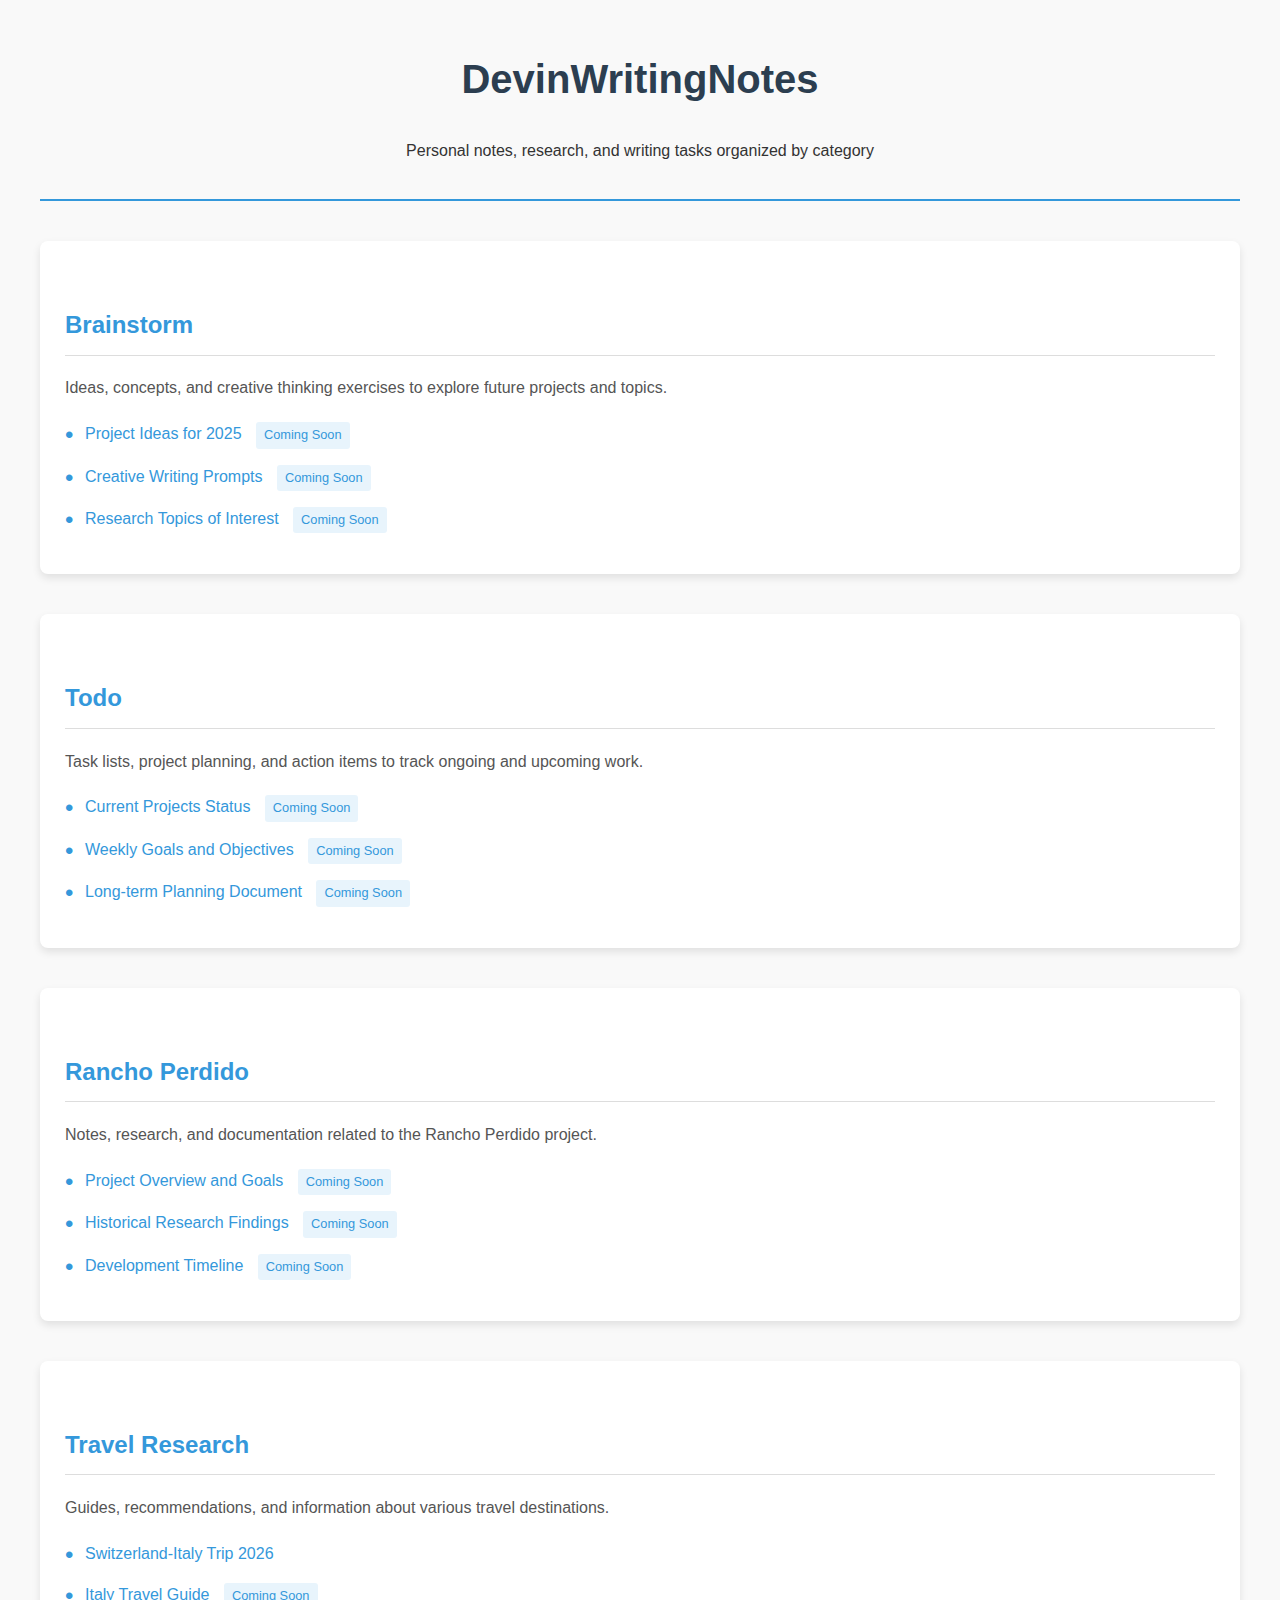
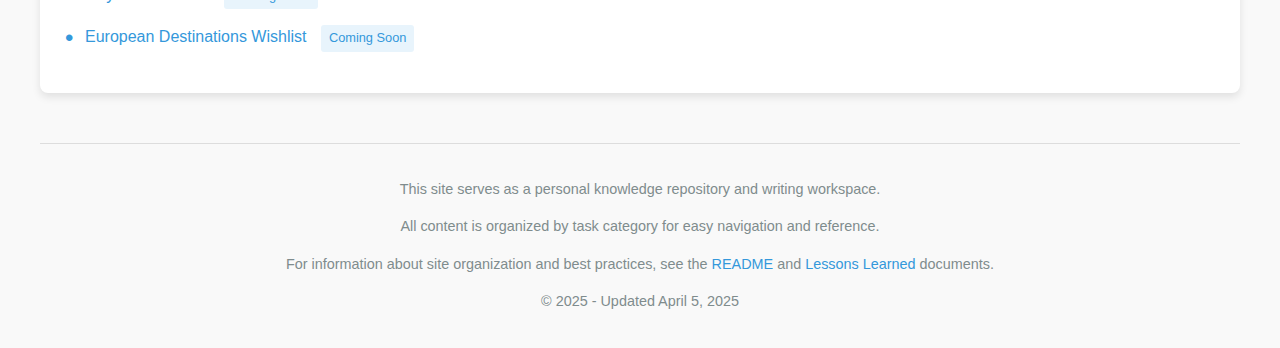
<file: index.html>
<!DOCTYPE html>
<html lang="en">
<head>
    <meta charset="UTF-8">
    <meta name="viewport" content="width=device-width, initial-scale=1.0">
    <meta http-equiv="Cache-Control" content="no-cache, no-store, must-revalidate">
    <meta http-equiv="Pragma" content="no-cache">
    <meta http-equiv="Expires" content="0">
    <title>DevinWritingNotes - Personal Notes and Research</title>
    <style>
        body {
            font-family: 'Helvetica Neue', Arial, sans-serif;
            line-height: 1.6;
            color: #333;
            max-width: 1200px;
            margin: 0 auto;
            padding: 20px;
            background-color: #f9f9f9;
        }
        header {
            text-align: center;
            margin-bottom: 40px;
            border-bottom: 2px solid #3498db;
            padding-bottom: 20px;
        }
        h1 {
            color: #2c3e50;
            font-size: 2.5em;
        }
        h2 {
            color: #3498db;
            margin-top: 40px;
            border-bottom: 1px solid #ddd;
            padding-bottom: 10px;
        }
        .category {
            background-color: white;
            border-radius: 8px;
            box-shadow: 0 4px 8px rgba(0,0,0,0.1);
            margin-bottom: 40px;
            padding: 25px;
        }
        .category-description {
            margin-bottom: 20px;
            color: #555;
        }
        ul {
            list-style-type: none;
            padding-left: 0;
        }
        li {
            margin-bottom: 15px;
            padding-left: 20px;
            position: relative;
        }
        li:before {
            content: "•";
            color: #3498db;
            font-size: 1.5em;
            position: absolute;
            left: 0;
            top: -5px;
        }
        a {
            color: #3498db;
            text-decoration: none;
            transition: color 0.3s;
        }
        a:hover {
            color: #2980b9;
            text-decoration: underline;
        }
        footer {
            text-align: center;
            margin-top: 50px;
            padding-top: 20px;
            border-top: 1px solid #ddd;
            color: #7f8c8d;
            font-size: 0.9em;
        }
        .tag {
            display: inline-block;
            background-color: #e8f4fc;
            color: #3498db;
            padding: 3px 8px;
            border-radius: 3px;
            font-size: 0.8em;
            margin-left: 10px;
        }
    </style>
</head>
<body>
    <header>
        <h1>DevinWritingNotes</h1>
        <p>Personal notes, research, and writing tasks organized by category</p>
    </header>

    <main>
        <div class="category">
            <h2>Brainstorm</h2>
            <p class="category-description">Ideas, concepts, and creative thinking exercises to explore future projects and topics.</p>
            <ul>
                <li><a href="#">Project Ideas for 2025</a> <span class="tag">Coming Soon</span></li>
                <li><a href="#">Creative Writing Prompts</a> <span class="tag">Coming Soon</span></li>
                <li><a href="#">Research Topics of Interest</a> <span class="tag">Coming Soon</span></li>
            </ul>
        </div>

        <div class="category">
            <h2>Todo</h2>
            <p class="category-description">Task lists, project planning, and action items to track ongoing and upcoming work.</p>
            <ul>
                <li><a href="#">Current Projects Status</a> <span class="tag">Coming Soon</span></li>
                <li><a href="#">Weekly Goals and Objectives</a> <span class="tag">Coming Soon</span></li>
                <li><a href="#">Long-term Planning Document</a> <span class="tag">Coming Soon</span></li>
            </ul>
        </div>

        <div class="category">
            <h2>Rancho Perdido</h2>
            <p class="category-description">Notes, research, and documentation related to the Rancho Perdido project.</p>
            <ul>
                <li><a href="#">Project Overview and Goals</a> <span class="tag">Coming Soon</span></li>
                <li><a href="#">Historical Research Findings</a> <span class="tag">Coming Soon</span></li>
                <li><a href="#">Development Timeline</a> <span class="tag">Coming Soon</span></li>
            </ul>
        </div>

        <div class="category">
            <h2>Travel Research</h2>
            <p class="category-description">Guides, recommendations, and information about various travel destinations.</p>
            <ul>
                <li><a href="Switzerland-Italy-2026/index.html">Switzerland-Italy Trip 2026</a></li>
                <li><a href="#">Italy Travel Guide</a> <span class="tag">Coming Soon</span></li>
                <li><a href="#">European Destinations Wishlist</a> <span class="tag">Coming Soon</span></li>
            </ul>
        </div>
    </main>

    <footer>
        <p>This site serves as a personal knowledge repository and writing workspace.</p>
        <p>All content is organized by task category for easy navigation and reference.</p>
        <p>For information about site organization and best practices, see the <a href="https://github.com/hollistercole/DevinWritingNotes/blob/gh-pages/README.md">README</a> and <a href="https://github.com/hollistercole/DevinWritingNotes/blob/gh-pages/LessonsLearned.md">Lessons Learned</a> documents.</p>
        <p>&copy; 2025 - Updated April 5, 2025</p>
    </footer>
</body>
</html>
</file>
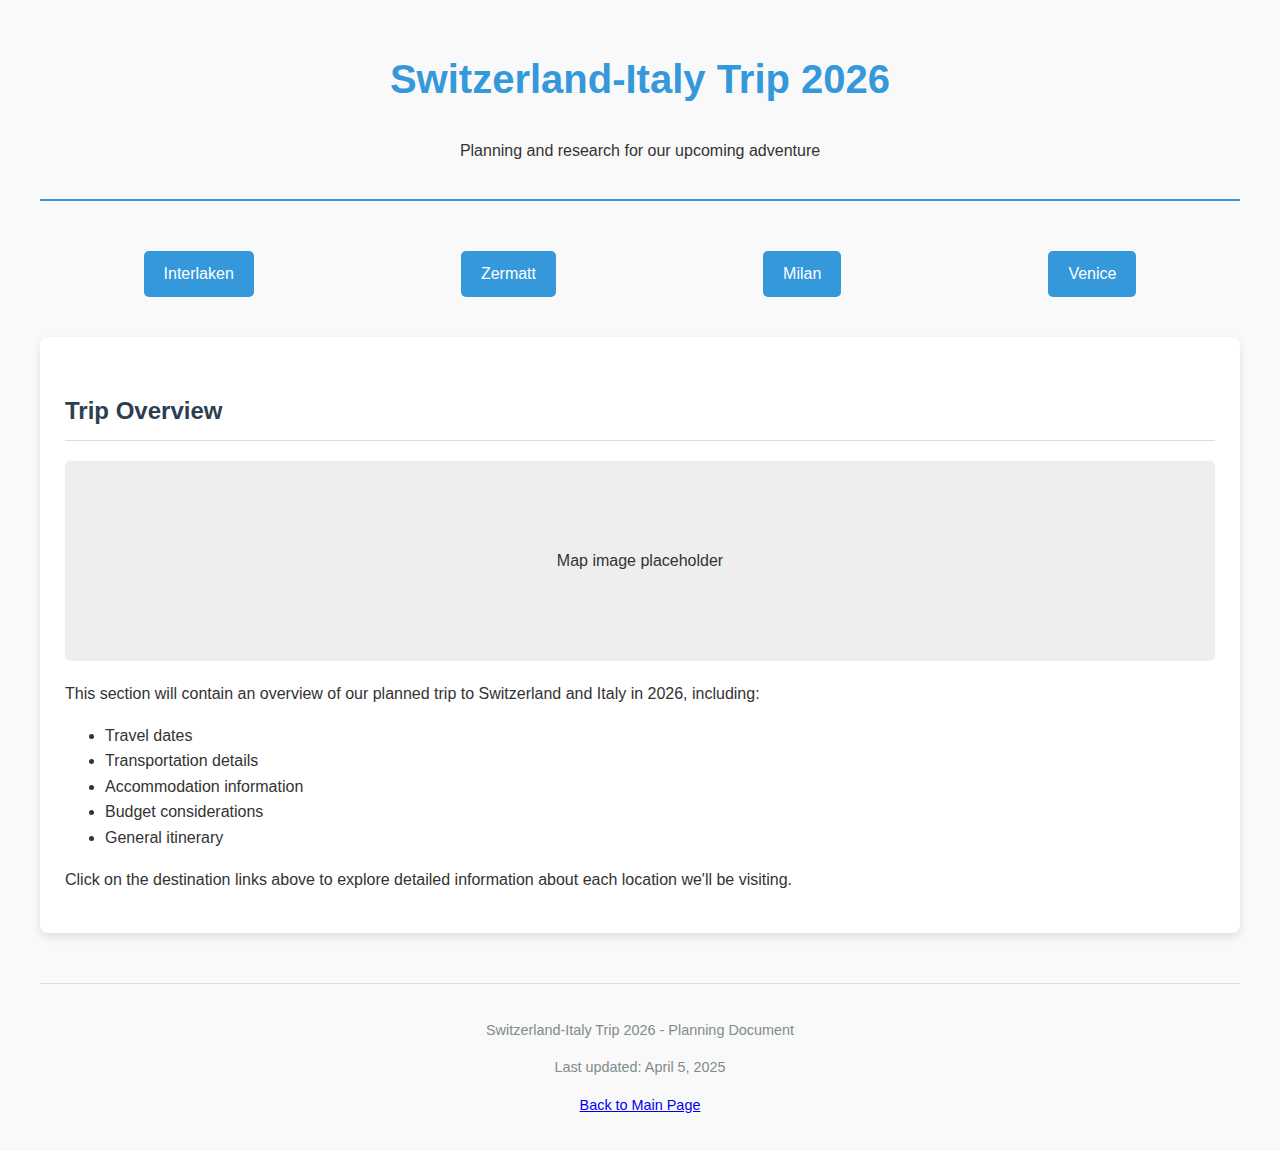
<file: Switzerland-Italy-2026/index.html>
<!DOCTYPE html>
<html lang="en">
<head>
    <meta charset="UTF-8">
    <meta name="viewport" content="width=device-width, initial-scale=1.0">
    <meta http-equiv="Cache-Control" content="no-cache, no-store, must-revalidate">
    <meta http-equiv="Pragma" content="no-cache">
    <meta http-equiv="Expires" content="0">
    <title>Switzerland-Italy Trip 2026</title>
    <link rel="stylesheet" href="css/style.css">
    <style>
        /* Page-specific styles */
        .destination {
            background-color: white;
            border-radius: 8px;
            box-shadow: 0 4px 8px rgba(0,0,0,0.1);
            margin-bottom: 40px;
            padding: 25px;
            overflow: hidden;
        }
        .destination-image {
            width: 100%;
            height: 200px;
            background-color: #eee;
            display: flex;
            align-items: center;
            justify-content: center;
            margin-bottom: 20px;
            border-radius: 5px;
        }
        /* Override for main page navigation */
        .nav-links {
            display: flex;
            flex-wrap: wrap;
            justify-content: space-around;
            margin: 30px 0;
        }
        .nav-links a {
            display: inline-block;
            width: auto;
            padding: 10px 20px;
            margin: 10px;
        }
    </style>
</head>
<body>
    <header>
        <h1>Switzerland-Italy Trip 2026</h1>
        <p>Planning and research for our upcoming adventure</p>
    </header>

    <main>
        <div class="nav-links">
            <a href="Interlaken/index.html">Interlaken</a>
            <a href="Zermatt/index.html">Zermatt</a>
            <a href="Milan/index.html">Milan</a>
            <a href="Venice/index.html">Venice</a>
        </div>

        <div class="destination">
            <h2>Trip Overview</h2>
            <div class="destination-image">
                <p>Map image placeholder</p>
            </div>
            <p>This section will contain an overview of our planned trip to Switzerland and Italy in 2026, including:</p>
            <ul>
                <li>Travel dates</li>
                <li>Transportation details</li>
                <li>Accommodation information</li>
                <li>Budget considerations</li>
                <li>General itinerary</li>
            </ul>
            <p>Click on the destination links above to explore detailed information about each location we'll be visiting.</p>
        </div>
    </main>

    <footer>
        <p>Switzerland-Italy Trip 2026 - Planning Document</p>
        <p>Last updated: April 5, 2025</p>
        <p><a href="../index.html">Back to Main Page</a></p>
    </footer>
</body>
</html>
</file>
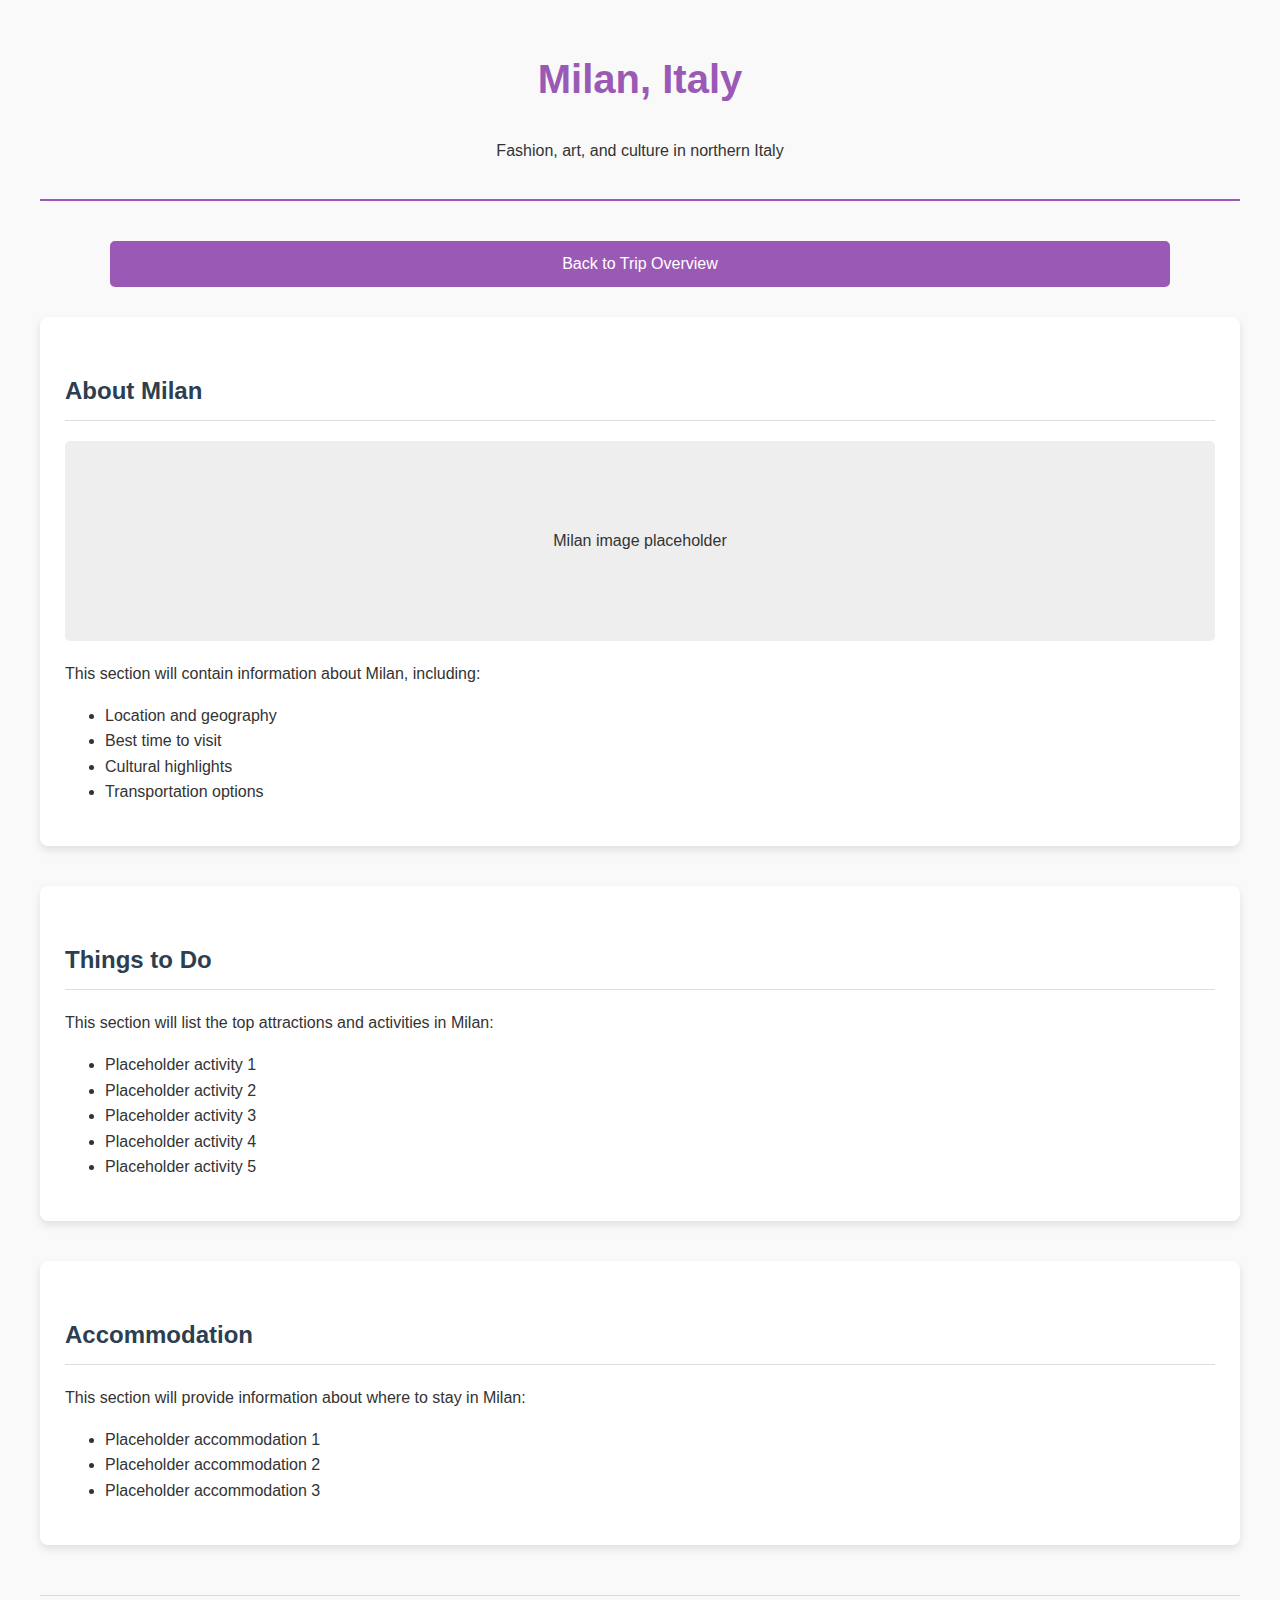
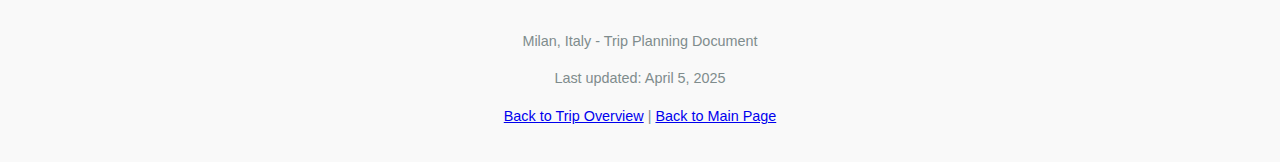
<file: Switzerland-Italy-2026/Milan/index.html>
<!DOCTYPE html>
<html lang="en">
<head>
    <meta charset="UTF-8">
    <meta name="viewport" content="width=device-width, initial-scale=1.0">
    <meta http-equiv="Cache-Control" content="no-cache, no-store, must-revalidate">
    <meta http-equiv="Pragma" content="no-cache">
    <meta http-equiv="Expires" content="0">
    <title>Milan - Switzerland-Italy Trip 2026</title>
    <link rel="stylesheet" href="../css/style.css">
</head>
<body class="milan-theme">
    <header>
        <h1>Milan, Italy</h1>
        <p>Fashion, art, and culture in northern Italy</p>
    </header>

    <main>
        <div class="nav-links">
            <a href="../index.html">Back to Trip Overview</a>
        </div>

        <div class="content-section">
            <h2>About Milan</h2>
            <div class="placeholder-image">
                <p>Milan image placeholder</p>
            </div>
            <p>This section will contain information about Milan, including:</p>
            <ul>
                <li>Location and geography</li>
                <li>Best time to visit</li>
                <li>Cultural highlights</li>
                <li>Transportation options</li>
            </ul>
        </div>

        <div class="content-section">
            <h2>Things to Do</h2>
            <p>This section will list the top attractions and activities in Milan:</p>
            <ul>
                <li>Placeholder activity 1</li>
                <li>Placeholder activity 2</li>
                <li>Placeholder activity 3</li>
                <li>Placeholder activity 4</li>
                <li>Placeholder activity 5</li>
            </ul>
        </div>

        <div class="content-section">
            <h2>Accommodation</h2>
            <p>This section will provide information about where to stay in Milan:</p>
            <ul>
                <li>Placeholder accommodation 1</li>
                <li>Placeholder accommodation 2</li>
                <li>Placeholder accommodation 3</li>
            </ul>
        </div>
    </main>

    <footer>
        <p>Milan, Italy - Trip Planning Document</p>
        <p>Last updated: April 5, 2025</p>
        <p><a href="../index.html">Back to Trip Overview</a> | <a href="../../index.html">Back to Main Page</a></p>
    </footer>
</body>
</html>
</file>
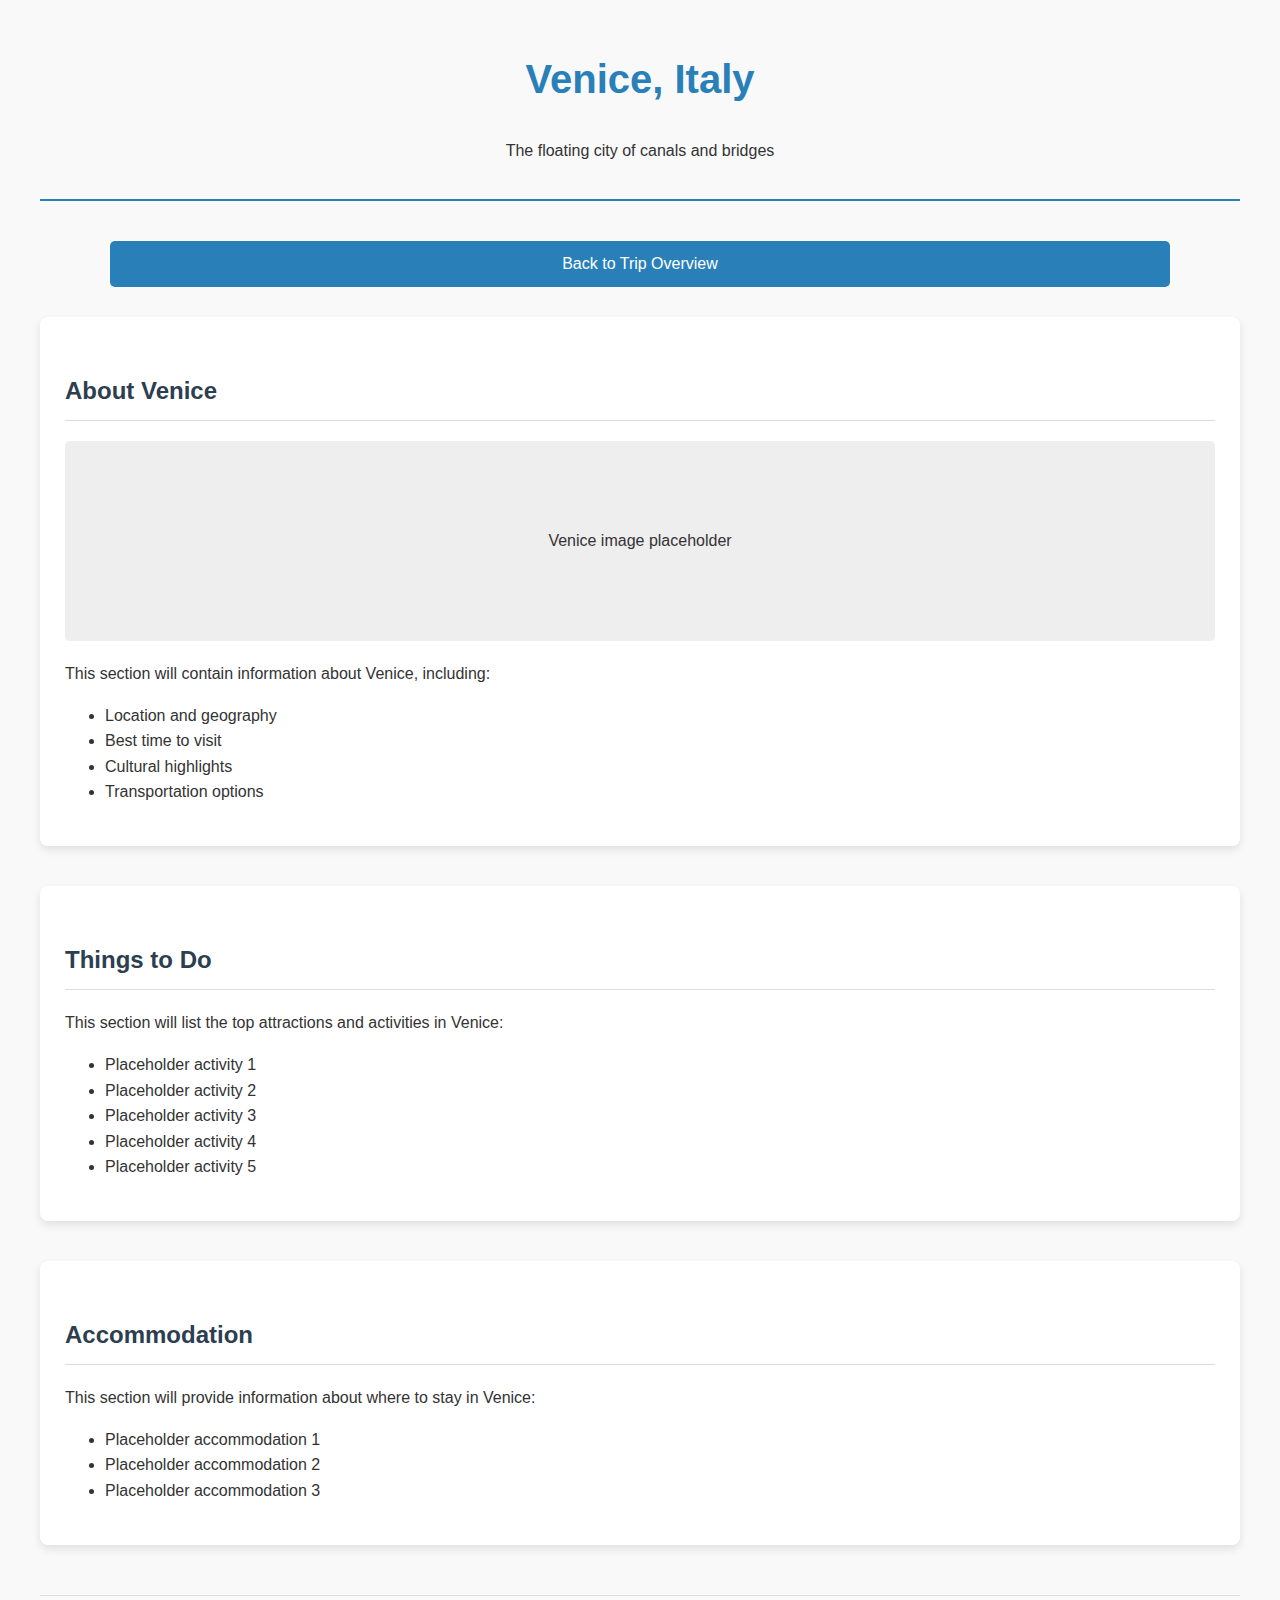
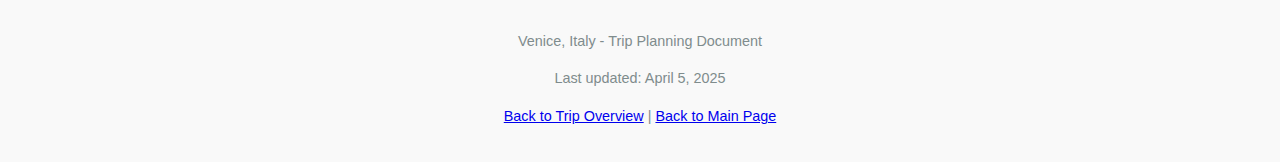
<file: Switzerland-Italy-2026/Venice/index.html>
<!DOCTYPE html>
<html lang="en">
<head>
    <meta charset="UTF-8">
    <meta name="viewport" content="width=device-width, initial-scale=1.0">
    <meta http-equiv="Cache-Control" content="no-cache, no-store, must-revalidate">
    <meta http-equiv="Pragma" content="no-cache">
    <meta http-equiv="Expires" content="0">
    <title>Venice - Switzerland-Italy Trip 2026</title>
    <link rel="stylesheet" href="../css/style.css">
</head>
<body class="venice-theme">
    <header>
        <h1>Venice, Italy</h1>
        <p>The floating city of canals and bridges</p>
    </header>

    <main>
        <div class="nav-links">
            <a href="../index.html">Back to Trip Overview</a>
        </div>

        <div class="content-section">
            <h2>About Venice</h2>
            <div class="placeholder-image">
                <p>Venice image placeholder</p>
            </div>
            <p>This section will contain information about Venice, including:</p>
            <ul>
                <li>Location and geography</li>
                <li>Best time to visit</li>
                <li>Cultural highlights</li>
                <li>Transportation options</li>
            </ul>
        </div>

        <div class="content-section">
            <h2>Things to Do</h2>
            <p>This section will list the top attractions and activities in Venice:</p>
            <ul>
                <li>Placeholder activity 1</li>
                <li>Placeholder activity 2</li>
                <li>Placeholder activity 3</li>
                <li>Placeholder activity 4</li>
                <li>Placeholder activity 5</li>
            </ul>
        </div>

        <div class="content-section">
            <h2>Accommodation</h2>
            <p>This section will provide information about where to stay in Venice:</p>
            <ul>
                <li>Placeholder accommodation 1</li>
                <li>Placeholder accommodation 2</li>
                <li>Placeholder accommodation 3</li>
            </ul>
        </div>
    </main>

    <footer>
        <p>Venice, Italy - Trip Planning Document</p>
        <p>Last updated: April 5, 2025</p>
        <p><a href="../index.html">Back to Trip Overview</a> | <a href="../../index.html">Back to Main Page</a></p>
    </footer>
</body>
</html>
</file>
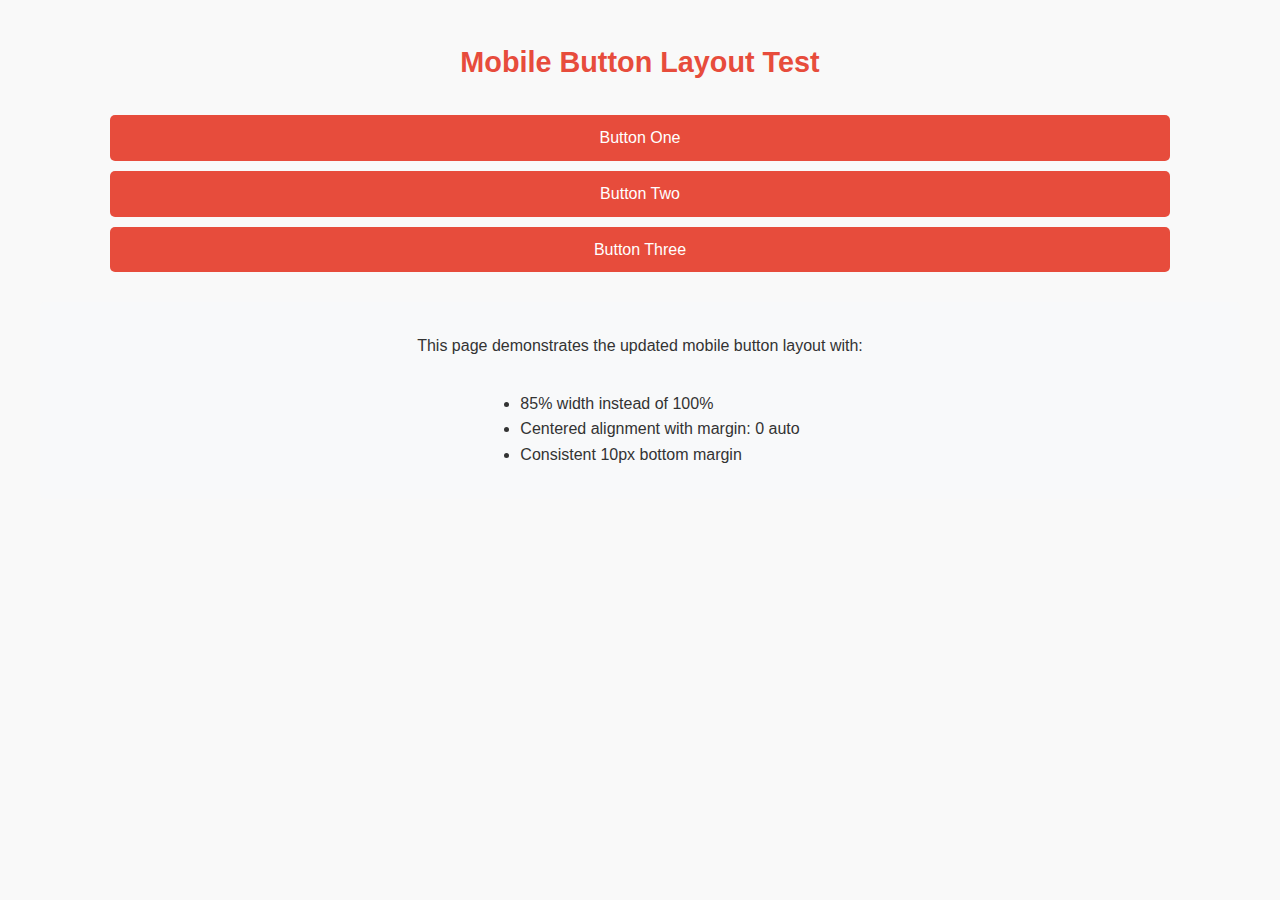
<file: mobile-test.html>
<!DOCTYPE html>
<html lang="en">
<head>
    <meta charset="UTF-8">
    <meta name="viewport" content="width=device-width, initial-scale=1.0">
    <title>Mobile Button Test</title>
    <style>
        body {
            font-family: 'Helvetica Neue', Arial, sans-serif;
            line-height: 1.6;
            color: #333;
            max-width: 1200px;
            margin: 0 auto;
            padding: 20px;
            background-color: #f9f9f9;
        }
        h1 {
            color: #e74c3c;
            font-size: 1.8em;
            text-align: center;
        }
        .nav-links {
            margin: 30px 0;
        }
        .nav-links a {
            display: block;
            width: 85%;
            margin: 0 auto 10px auto;
            padding: 10px 20px;
            background-color: #e74c3c;
            color: white;
            text-decoration: none;
            border-radius: 5px;
            text-align: center;
        }
        .nav-links a:hover {
            background-color: #c0392b;
        }
        .info {
            text-align: center;
            margin-top: 30px;
            padding: 15px;
            background-color: #f8f9fa;
            border-radius: 5px;
        }
    </style>
</head>
<body>
    <h1>Mobile Button Layout Test</h1>
    
    <div class="nav-links">
        <a href="#">Button One</a>
        <a href="#">Button Two</a>
        <a href="#">Button Three</a>
    </div>
    
    <div class="info">
        <p>This page demonstrates the updated mobile button layout with:</p>
        <ul style="text-align: left; display: inline-block;">
            <li>85% width instead of 100%</li>
            <li>Centered alignment with margin: 0 auto</li>
            <li>Consistent 10px bottom margin</li>
        </ul>
    </div>
</body>
</html>
</file>
<file: Switzerland-Italy-2026/css/style.css>
/* 
 * Master stylesheet for Switzerland-Italy-2026 section
 * Created: April 5, 2025
 * 
 * This stylesheet contains common styles used across all pages
 * in the Switzerland-Italy-2026 section of the DevinWritingNotes site.
 */

/* Base styles */
body {
    font-family: 'Helvetica Neue', Arial, sans-serif;
    line-height: 1.6;
    color: #333;
    max-width: 1200px;
    margin: 0 auto;
    padding: 20px;
    background-color: #f9f9f9;
}

/* Header styles */
header {
    text-align: center;
    margin-bottom: 40px;
    border-bottom: 2px solid #3498db;
    padding-bottom: 20px;
}

h1 {
    color: #3498db;
    font-size: 2.5em;
}

h2 {
    color: #2c3e50;
    margin-top: 30px;
    border-bottom: 1px solid #ddd;
    padding-bottom: 10px;
}

/* Content section styles */
.content-section {
    background-color: white;
    border-radius: 8px;
    box-shadow: 0 4px 8px rgba(0,0,0,0.1);
    margin-bottom: 40px;
    padding: 25px;
    overflow: hidden;
}

/* Person section styles */
.person-section {
    background-color: white;
    border-radius: 8px;
    box-shadow: 0 4px 8px rgba(0,0,0,0.1);
    margin-bottom: 40px;
    padding: 25px;
    overflow: hidden;
}

.person-header {
    display: flex;
    align-items: center;
    margin-bottom: 20px;
}

.person-avatar {
    width: 80px;
    height: 80px;
    border-radius: 50%;
    background-color: #e74c3c;
    display: flex;
    justify-content: center;
    align-items: center;
    margin-right: 20px;
    color: white;
    font-size: 2em;
    font-weight: bold;
}

.person-name {
    font-size: 1.8em;
    margin: 0;
    color: #2c3e50;
}

.person-interests {
    font-style: italic;
    color: #7f8c8d;
    margin: 5px 0 0 0;
}

/* Attraction styles */
.attraction {
    background-color: #f8f9fa;
    border-radius: 8px;
    padding: 15px;
    margin-bottom: 15px;
    border-left: 4px solid #3498db;
}

.attraction h3 {
    margin-top: 0;
    color: #3498db;
}

/* Image styles */
.placeholder-image {
    width: 100%;
    height: 200px;
    background-color: #eee;
    display: flex;
    align-items: center;
    justify-content: center;
    margin-bottom: 20px;
    border-radius: 5px;
}

.attraction-image {
    float: right;
    width: 40%;
    margin-left: 20px;
    margin-bottom: 10px;
    border-radius: 8px;
    box-shadow: 0 2px 5px rgba(0,0,0,0.1);
}

/* Navigation styles */
.nav-links {
    margin: 30px 0;
}

.nav-links a {
    display: block;
    width: 85%;
    margin: 0 auto 10px auto;
    padding: 10px 20px;
    background-color: #3498db;
    color: white;
    text-decoration: none;
    border-radius: 5px;
    text-align: center;
    transition: background-color 0.3s;
}

.nav-links a:hover {
    background-color: #2980b9;
}

/* Info box styles */
.info {
    margin-top: 15px;
    background-color: #f8f9fa;
    padding: 12px;
    border-radius: 5px;
    border-left: 4px solid #3498db;
    font-size: 0.9em;
}

.highlight {
    background-color: #fffacd;
    padding: 2px 5px;
    border-radius: 3px;
}

/* Footer styles */
footer {
    text-align: center;
    margin-top: 50px;
    padding-top: 20px;
    border-top: 1px solid #ddd;
    color: #7f8c8d;
    font-size: 0.9em;
}

/* Responsive styles */
@media (max-width: 768px) {
    .attraction-image {
        float: none;
        width: 100%;
        margin-left: 0;
        margin-bottom: 20px;
    }
    
    .person-avatar {
        width: 60px;
        height: 60px;
        font-size: 1.5em;
    }
    
    .person-name {
        font-size: 1.5em;
    }
    
    .nav-links a {
        width: 85%;
        display: inline-block;
    }
}

/* Destination-specific color schemes */
/* These can be overridden in individual pages */

/* Interlaken - Blue */
.interlaken-theme h1 {
    color: #3498db;
}
.interlaken-theme header {
    border-bottom-color: #3498db;
}
.interlaken-theme .nav-links a {
    background-color: #3498db;
}
.interlaken-theme .nav-links a:hover {
    background-color: #2980b9;
}
.interlaken-theme .info {
    border-left-color: #3498db;
}
.interlaken-theme .attraction {
    border-left-color: #3498db;
}
.interlaken-theme .attraction h3 {
    color: #3498db;
}

/* Zermatt - Red */
.zermatt-theme h1 {
    color: #e74c3c;
}
.zermatt-theme header {
    border-bottom-color: #e74c3c;
}
.zermatt-theme .nav-links a {
    background-color: #e74c3c;
}
.zermatt-theme .nav-links a:hover {
    background-color: #c0392b;
}
.zermatt-theme .info {
    border-left-color: #e74c3c;
}
.zermatt-theme .attraction {
    border-left-color: #e74c3c;
}
.zermatt-theme .attraction h3 {
    color: #e74c3c;
}

/* Milan - Purple */
.milan-theme h1 {
    color: #9b59b6;
}
.milan-theme header {
    border-bottom-color: #9b59b6;
}
.milan-theme .nav-links a {
    background-color: #9b59b6;
}
.milan-theme .nav-links a:hover {
    background-color: #8e44ad;
}
.milan-theme .info {
    border-left-color: #9b59b6;
}
.milan-theme .attraction {
    border-left-color: #9b59b6;
}
.milan-theme .attraction h3 {
    color: #9b59b6;
}

/* Venice - Teal */
.venice-theme h1 {
    color: #2980b9;
}
.venice-theme header {
    border-bottom-color: #2980b9;
}
.venice-theme .nav-links a {
    background-color: #2980b9;
}
.venice-theme .nav-links a:hover {
    background-color: #2471a3;
}
.venice-theme .info {
    border-left-color: #2980b9;
}
.venice-theme .attraction {
    border-left-color: #2980b9;
}
.venice-theme .attraction h3 {
    color: #2980b9;
}
</file>
